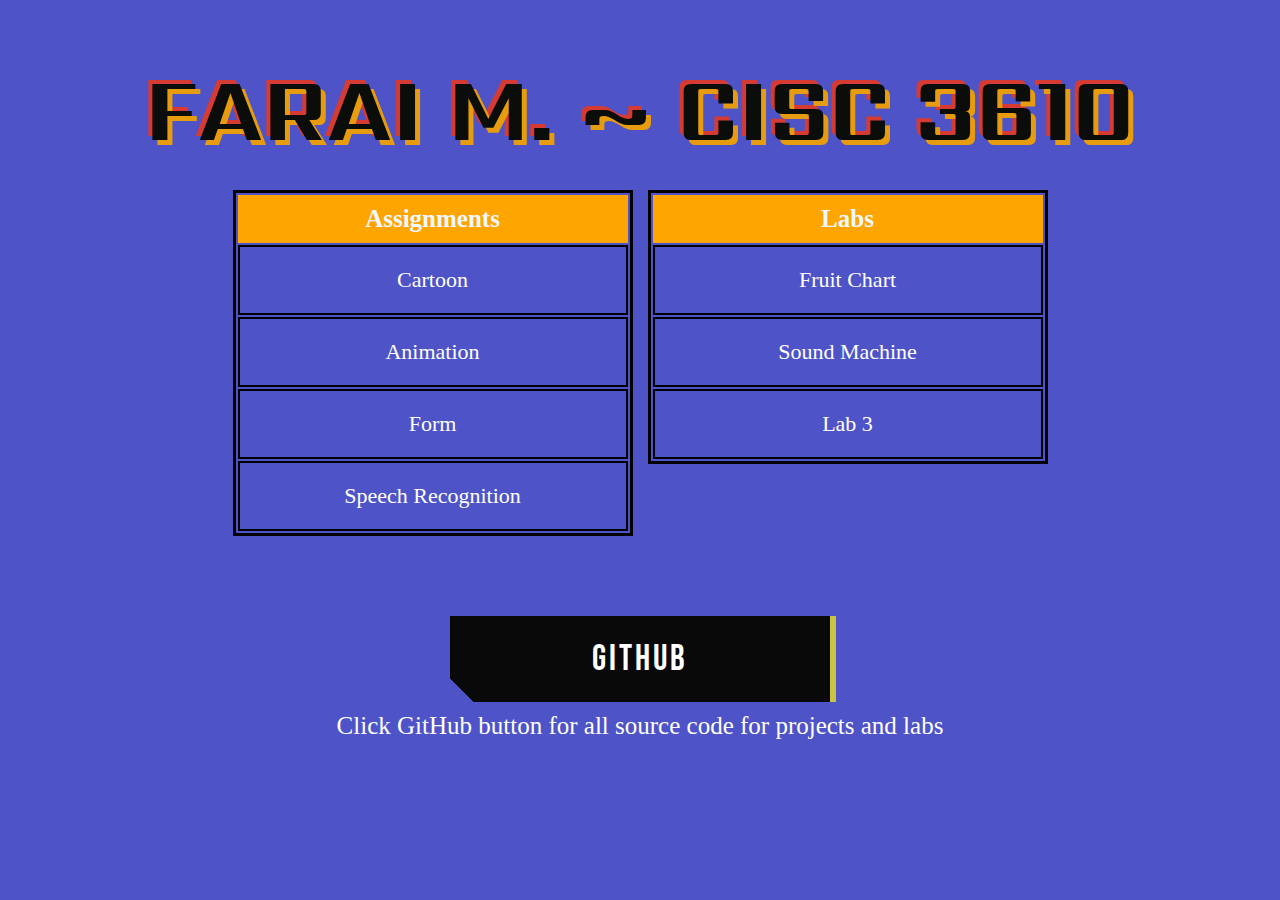
<file: index.html>
<!DOCTYPE html>
<html lang="en">

<head>
    <meta charset="UTF-8">
    <meta http-equiv="X-UA-Compatible" content="IE=edge">
    <meta name="viewport" content="width=device-width, initial-scale=1.0">
    <link rel="preconnect" href="https://fonts.gstatic.com">
    <link href="https://fonts.googleapis.com/css2?family=Bebas+Neue&display=swap" rel="stylesheet">
    <title>Farai Projects</title>
    <link rel="stylesheet" href="style.css" />
</head>

<body>
    <div class="area">
        <ul class="circles">
            <li></li>
            <li></li>
            <li></li>
            <li></li>
            <li></li>
            <li></li>
            <li></li>
            <li></li>
            <li></li>
            <li></li>
        </ul>
    </div>
    <div class="main">
        <header>
            <h1>FARAI M. ~ CISC 3610</h1>
        </header>
        <br>
        <section>
            <div class="assignments">
                <table>
                    <tbody>
                        <tr>
                            <th>Assignments</th>
                        </tr>

                        <tr>
                            <td>
                                <p><a href="Assignments/Cartoon/index.html">Cartoon</a></p>
                            </td>
                        </tr>
                        <tr>
                            <td>
                                <p>
                                    <a href="Assignments/Animation/index.html">Animation</a>
                                </p>
                            </td>
                        </tr>
                        <tr>
                            <td>
                                <p>
                                    <a href="Assignments/Form/index.html">Form</a>
                                </p>
                            </td>
                        </tr>
                        <tr>
                            <td>
                                <p>
                                    <a href="#">Speech Recognition</a>
                                </p>
                            </td>
                        </tr>
                    </tbody>
                </table>
            </div>
            <!-- Labs -->
            <div class="labs">
                <table>
                    <tbody>
                        <tr>
                            <th>Labs</th>
                        </tr>
                        <tr>
                            <td>
                                <p><a href="Labs/FruitChart/index.html">Fruit Chart</a></p>
                            </td>
                        </tr>
                        <tr>
                            <td>
                                <p>
                                    <a href="Labs/SoundMachine/index.html">Sound Machine</a>
                                </p>
                            </td>
                        </tr>
                        <tr>
                            <td>
                                <p>
                                    <a href="">Lab 3</a>
                                </p>
                            </td>
                        </tr>
                    </tbody>
                </table>
            </div>
        </section>
        <div class="footer">
            <button><a href="https://github.com/FaraiMajor/Farai-cisc3610" target="_blank">GitHub</a></button>
            <p>Click GitHub button for all source code for projects and labs</p>
        </div>
    </div>
</body>

</html>
</file>
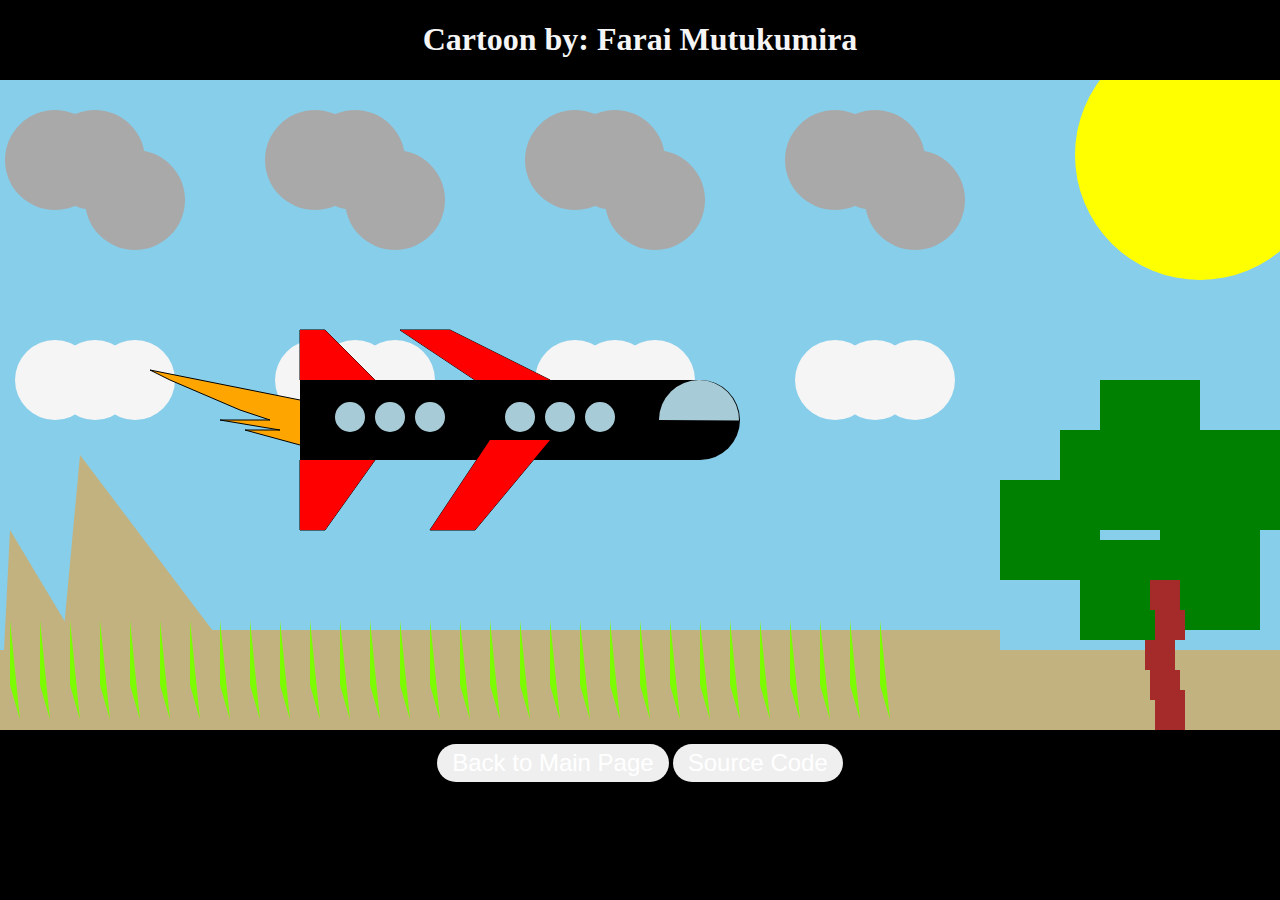
<file: Assignments/Cartoon/index.html>
<!DOCTYPE html>
<html lang="en">

<head>
    <meta charset="UTF-8">
    <meta http-equiv="X-UA-Compatible" content="IE=edge">
    <meta name="viewport" content="width=device-width, initial-scale=1.0">
    <Link rel="stylesheet" href="style.css" />
    <title>Cartoon Farai</title>
</head>

<body onLoad="drawCanvas();" style="margin: 0;"></body>
<h1 style="text-align: center;"> Cartoon by: Farai Mutukumira </h1>


<canvas id="canvas" width="1440" height="650"></canvas>
<center>
    <div id="bottom">
        <button class="btn"><a href="https://faraimajor.github.io/Farai-cisc3610/">Back to Main Page</a></button>
        <button class="btn"><a href="https://github.com/FaraiMajor/Farai-cisc3610/tree/main/Assignments/Cartoon">Source Code</a></button>
    </div>
</center>
<script src="script.js "></script>
</body>


</html>
</file>
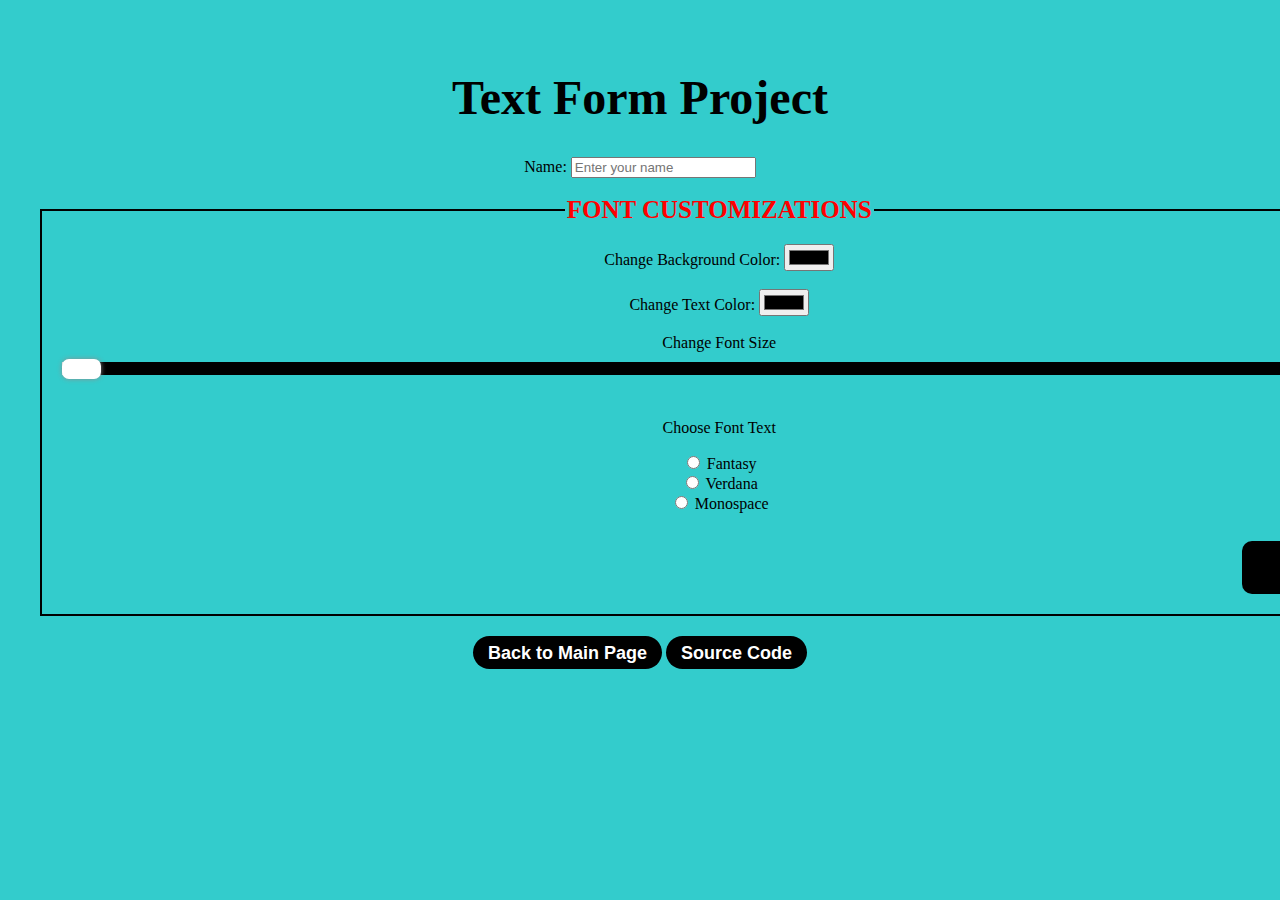
<file: Assignments/Form/index.html>
<!DOCTYPE html>

<head>
    <meta charset="UTF-8">
    <meta http-equiv="X-UA-Compatible" content="IE=edge">
    <meta name="viewport" content="width=device-width, initial-scale=1.0">
    <title>Text Form Project</title>
    <link rel="stylesheet" href="style.css">
</head>

<body>

    <h1>Text Form Project</h1>
    <form>
        <div>

            <label>Name: </label>
            <input id="name" type="text" name="name" placeholder="Enter your name"><br><br>

            <fieldset>
                <legend> FONT CUSTOMIZATIONS </legend>
                <label>Change background color:</label>
                <input id="backgroundColor" type="color" name="backgroundColor"><br><br>

                <label>Change text color:</label>
                <input id="textColor" type="color" name="textcolor"><br><br>

                <label> Change Font Size</label>
                <input id="size" type="range" name="size" min="12" max="48" value="12" onchange="changeSize()"><br><br>

                <p>Choose Font Text</p>
                <input type="radio" id="radio" name="fronttext" value="Fantasy" onclick="changeFont(this)">
                <label for="Fantasy">Fantasy</label><br>
                <input type="radio" id="radio" name="fronttext" value="Verdana" onclick="changeFont(this)">
                <label for="Verdana">Verdana</label><br>
                <input type="radio" id="radio" name="fronttext" value="Monospace" onclick="changeFont(this)">
                <label for="Monospace">Monospace</label><br><br>

                <button id="resetbtn" type="button" onclick="reset()">Reset</button>
            </fieldset>
            <div id="bottom">
                <button class="btn"><a href="https://faraimajor.github.io/Farai-cisc3610/">Back to Main Page</a></button>
                <button class="btn"><a href="https://github.com/FaraiMajor/Farai-cisc3610/tree/main/Assignments/Form">Source Code</a></button>
            </div>
        </div>
    </form>
    <script src="script.js"></script>

</body>

</html>
</file>
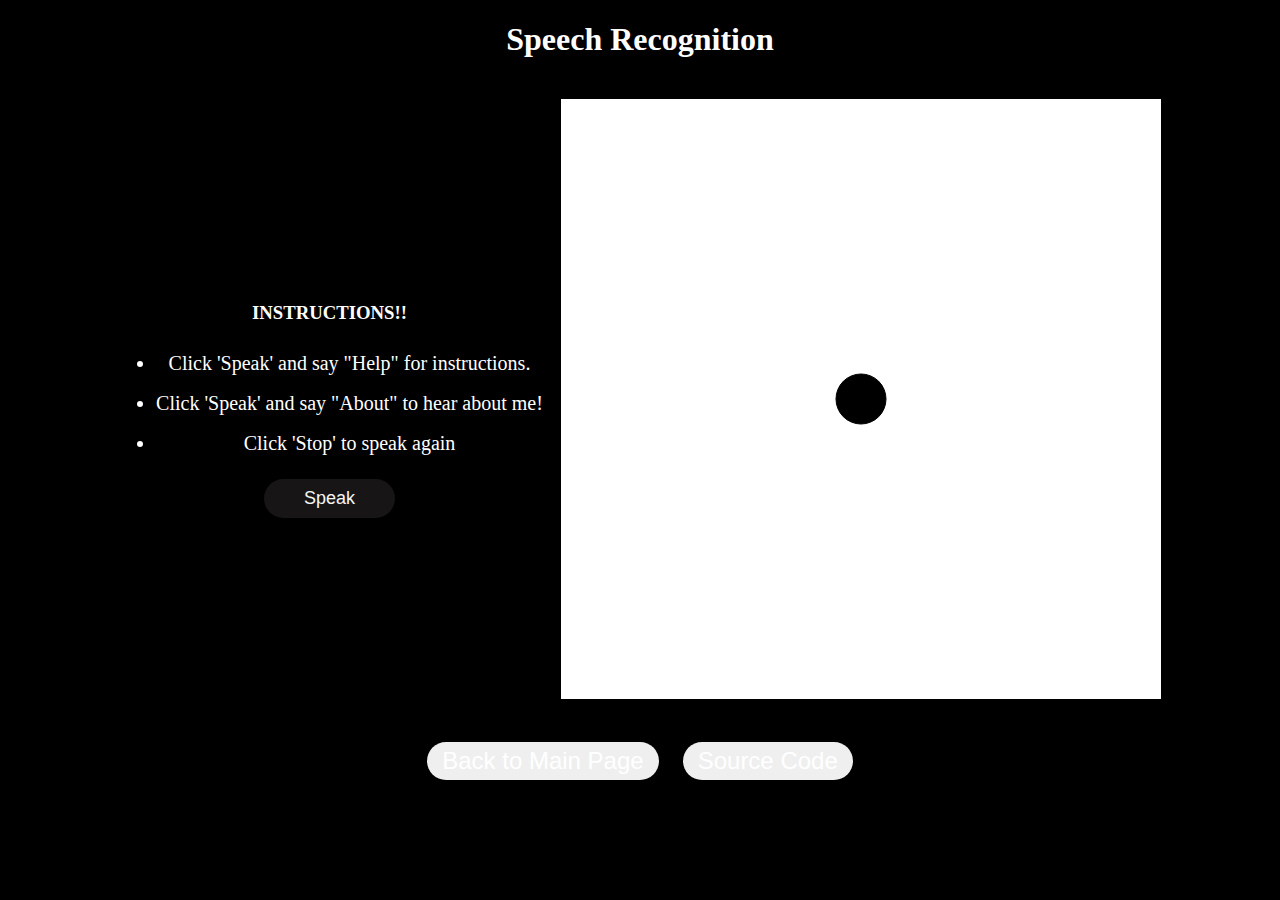
<file: Assignments/VoiceRecognition/index.html>
<!DOCTYPE html>
<html lang="en">

<head>
    <meta charset="UTF-8">
    <meta http-equiv="X-UA-Compatible" content="IE=edge">
    <meta name="viewport" content="width=device-width, initial-scale=1.0">
    <link rel="stylesheet" href="style.css" />
    <title>Speech Recognition</title>
</head>

<body>
    <h1>Speech Recognition</h1>
    <div class="game">
        <center>
            <h3>INSTRUCTIONS!!</h3>
            <ul>
                <li>Click 'Speak' and say "Help" for instructions.</li>
                <li>Click 'Speak' and say "About" to hear about me!</li>
                <li>Click 'Stop' to speak again</li>
            </ul>
            <button id="speakBtn" class="btn" type="button" onclick="speakMessage();">Speak</button> </br>
        </center>
        <p class="canvas">
            <canvas id="mycanvas" width="600" height="600"></canvas>
        </p>

    </div>
    <center>
        <div id="bottom">
            <button class="btn"><a href="https://faraimajor.github.io/Farai-cisc3610/">Back to Main Page</a></button>
            <button class="btn"><a href="https://github.com/FaraiMajor/Farai-cisc3610/tree/main/Assignments/VoiceRecognition">Source Code</a></button>
        </div>
    </center>
    <script src="script.js"></script>
</body>

</html>
</file>
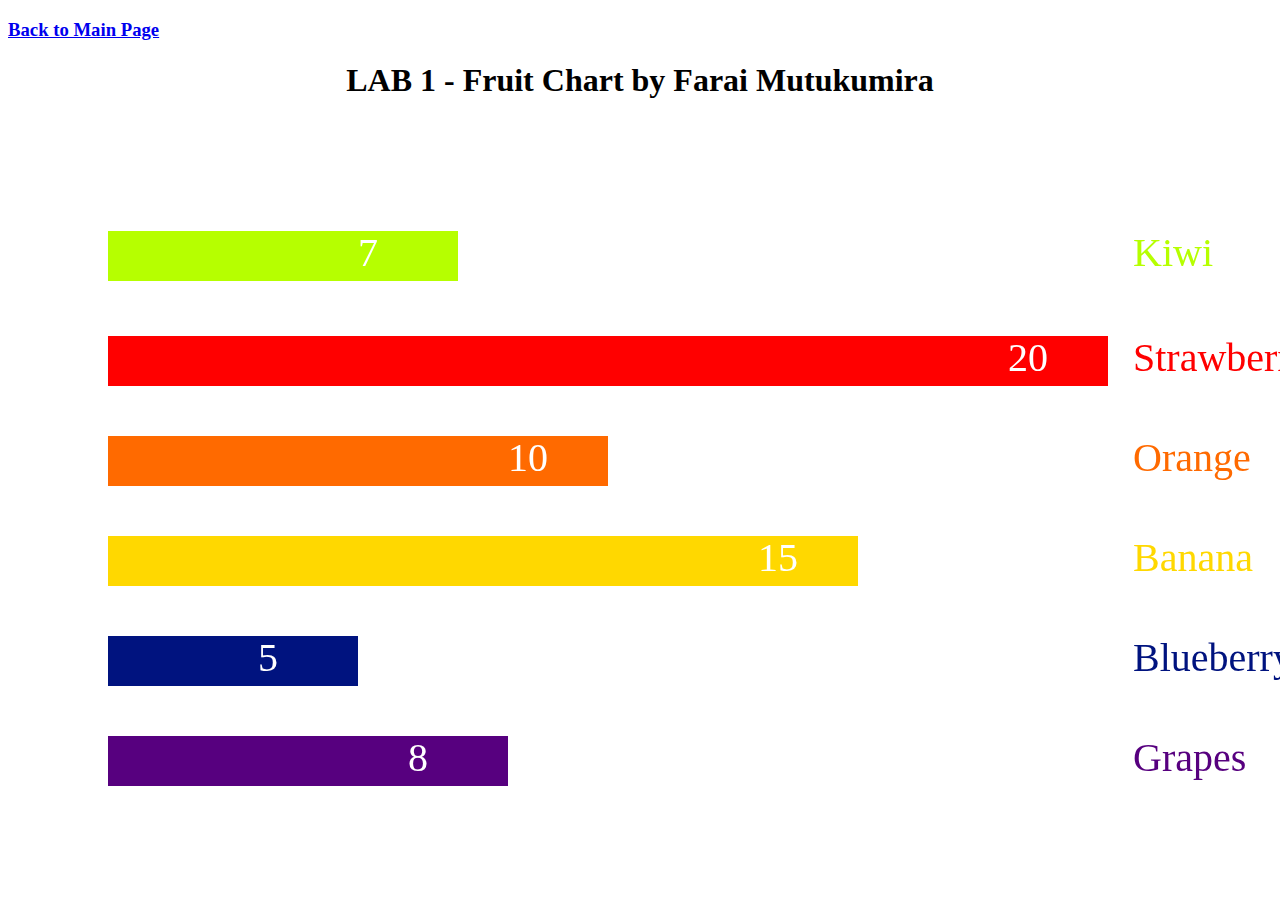
<file: Labs/FruitChart/index.html>
<!DOCTYPE html>
<html lang="en">

<head>
    <meta charset="UTF-8">
    <meta http-equiv="X-UA-Compatible" content="IE=edge">
    <meta name="viewport" content="width=device-width, initial-scale=1.0">
    <title>Farai - Lab1</title>

</head>

<body onload="drawRectangles();">
    <h3> <a href="https://faraimajor.github.io/Farai-cisc3610/"> Back to Main Page </a></h3>
    <h1 style="text-align: center"> LAB 1 - Fruit Chart by Farai Mutukumira </h1>

    <canvas id="canvas" width="1450" height="700" style="border: 2px solid #000000 background = black" ; "> </canvas>
    <script src="script.js "></script>

</body>

</html>
</file>
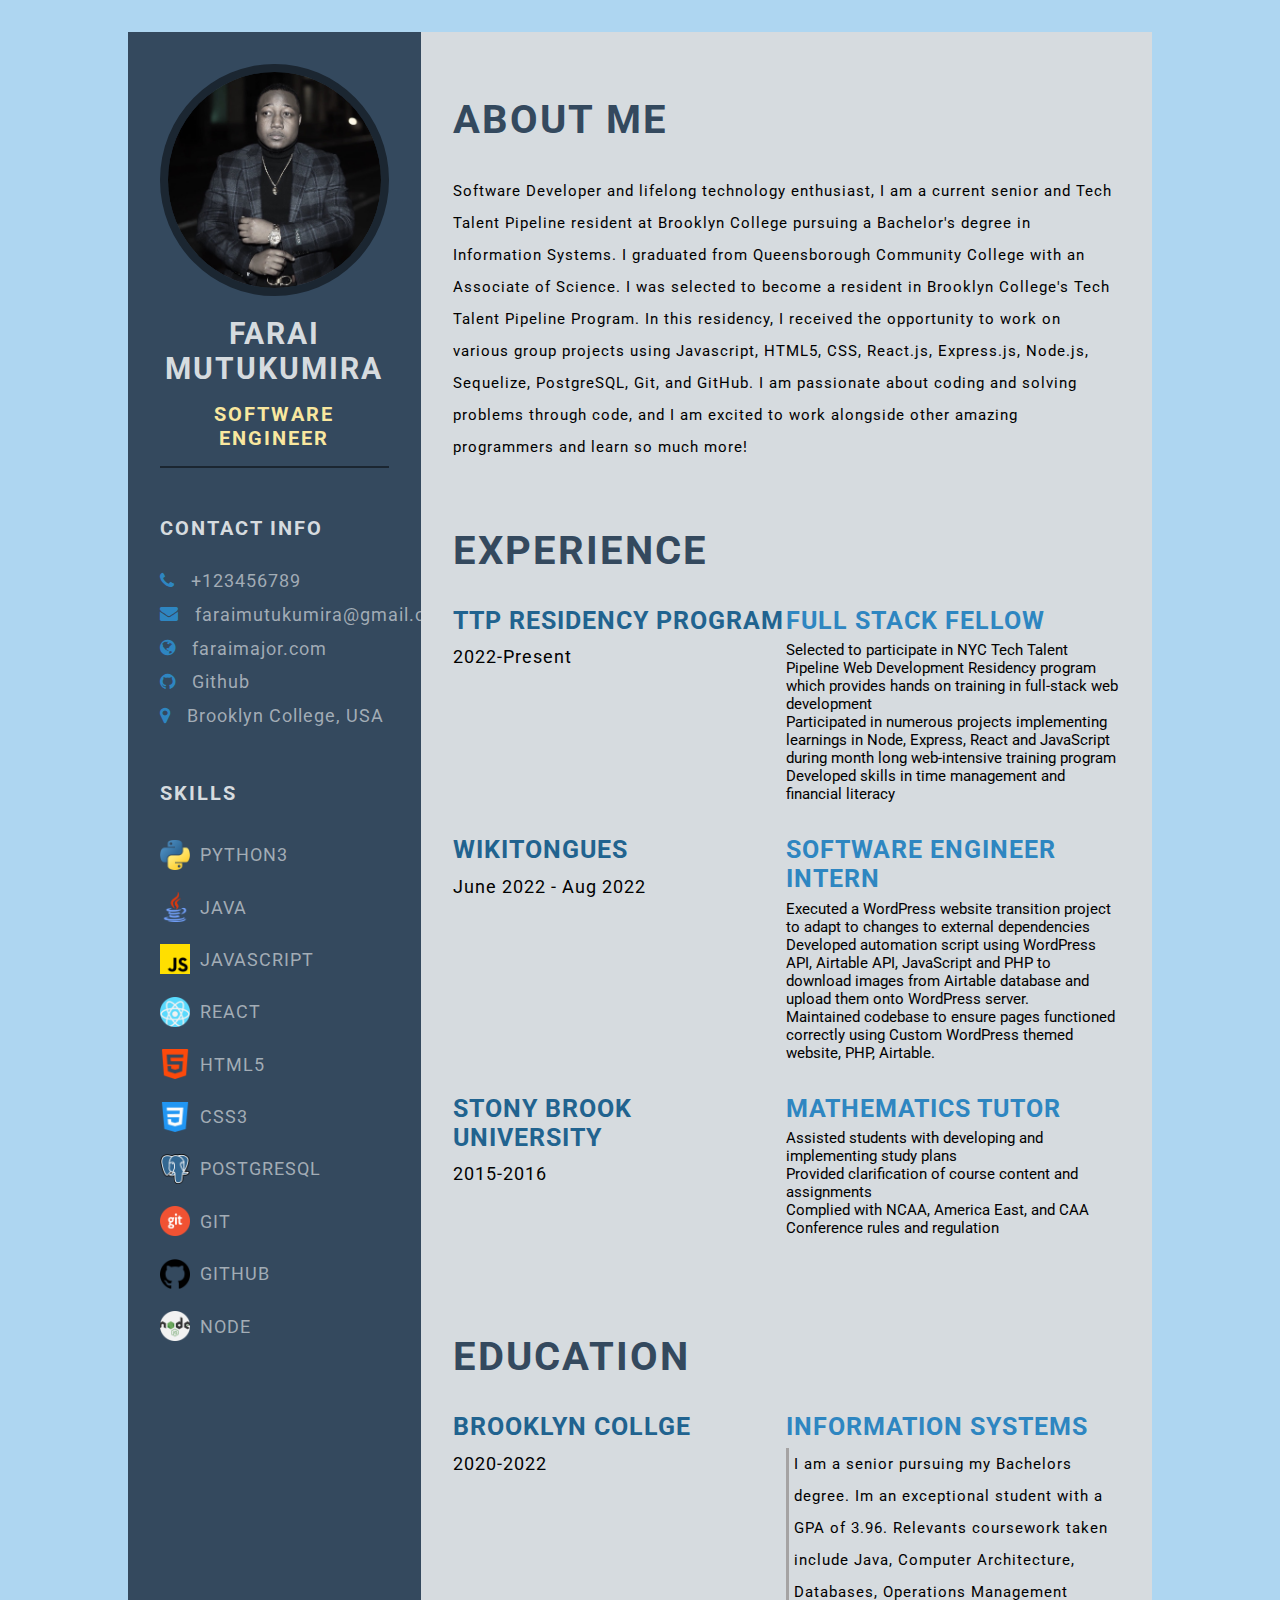
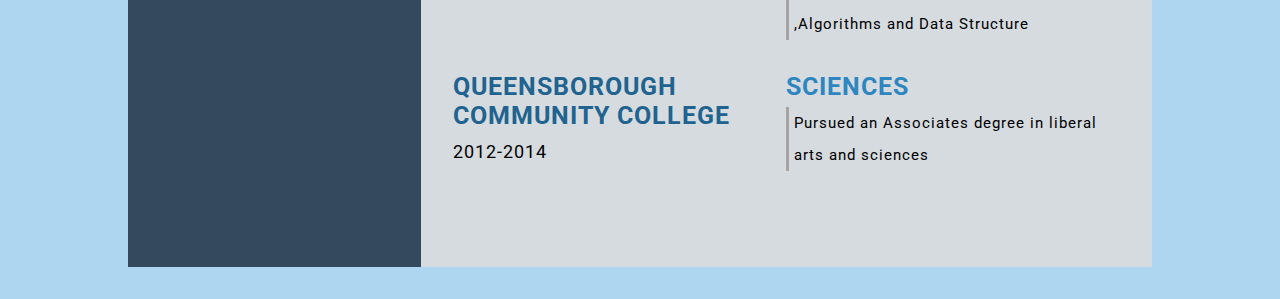
<file: Labs/Resume/index.html>
<!DOCTYPE html>
<html lang="en">

<head>
    <meta charset="UTF-8">
    <meta http-equiv="X-UA-Compatible" content="IE=edge">
    <meta name="viewport" content="width=device-width, initial-scale=1.0">
    <title>HTML & CSS Resume Template</title>

    <!-- Google font  -->
    <link rel="preconnect" href="https://fonts.googleapis.com">
    <link rel="preconnect" href="https://fonts.gstatic.com" crossorigin>
    <link href="https://fonts.googleapis.com/css2?family=Roboto:ital,wght@0,100;0,300;0,400;0,700;1,100;1,300;1,400;1,700&display=swap" rel="stylesheet">

    <!-- font-awesome -->
    <link rel="stylesheet" href="https://cdnjs.cloudflare.com/ajax/libs/font-awesome/4.7.0/css/font-awesome.min.css">

    <!-- Custom CSS -->
    <link rel="stylesheet" href="style.css">
</head>

<body>
    <main class="resume-contents">
        <section class="left-section">
            <div class="left-section-contents">
                <div class="profile">
                    <img class="profile-image" src="assets/farai.jpeg" alt="Profile image">
                    <p class="name">Farai Mutukumira</p>
                    <p class="profession">Software Engineer</p>
                </div>
                <div class="contact-info">
                    <p class="left-title">Contact Info</p>
                    <ul>
                        <li><i class="fa fa-phone"></i>+123456789
                        </li>
                        <li><i class="fa fa-envelope"></i>faraimutukumira@gmail.com
                        </li>
                        <li><i class="fa fa-globe"></i>
                            <a href="https://faraimajor.com/" target="_blank">faraimajor.com</a>
                        </li>
                        <li><i class="fa fa-github">  </i>
                            <a href="https://github.com/FaraiMajor" target="_blank"> Github</a>

                        </li>
                        <li><i class="fa fa-map-marker"></i>Brooklyn College, USA
                        </li>
                    </ul>
                </div>
                <div class="skills">
                    <p class="left-title">Skills</p>
                    <ul>
                        <li>
                            <img src="assets/python1.png" />
                            <p>Python3</p>
                        </li>
                        <li>
                            <img src="assets/java.png" />
                            <p>Java</p>
                        </li>
                        <li>
                            <img src="assets/js.png" />
                            <p>JavaScript</p>
                        </li>
                        <li>
                            <img src="assets/react.png" />
                            <p>React</p>
                        </li>
                        <li>
                            <img src="assets/html-5.png" />
                            <p>HTML5</p>
                        </li>
                        <li>
                            <img src="assets/css-3.png" />
                            <p>CSS3</p>
                        </li>
                        <li>
                            <img src="assets/postgre.png" />
                            <p>PostgreSQL</p>
                        </li>
                        <li>
                            <img src="assets/git.png" />
                            <p>Git</p>
                        </li>
                        <li>
                            <img src="assets/github.png" />
                            <p>GitHub</p>
                        </li>
                        <li>
                            <img src="assets/nodejs.png" />
                            <p>Node</p>
                        </li>
                    </ul>
                </div>
            </div>
        </section>

        <section class="right-section">
            <div class="right-section-contents">
                <section class="about gap">
                    <div class="right-title">About Me</div>
                    <p class="about-me-contents">
                        Software Developer and lifelong technology enthusiast, I am a current senior and Tech Talent Pipeline resident at Brooklyn College pursuing a Bachelor's degree in Information Systems. I graduated from Queensborough Community College with an Associate
                        of Science. I was selected to become a resident in Brooklyn College's Tech Talent Pipeline Program. In this residency, I received the opportunity to work on various group projects using Javascript, HTML5, CSS, React.js, Express.js,
                        Node.js, Sequelize, PostgreSQL, Git, and GitHub. I am passionate about coding and solving problems through code, and I am excited to work alongside other amazing programmers and learn so much more!
                    </p>
                </section>

                <section class="experience gap">
                    <div class="right-title">Experience</div>
                    <div class="experience-contents">
                        <div class="exp-left">
                            <p class="exp-company-name">TTP Residency Program</p>
                            <p class="exp-time-period">2022-Present</p>
                        </div>
                        <div class="exp-right">
                            <p class="exp-position">Full Stack Fellow</p>
                            <p class="exp-desc">
                                <ul>
                                    <li>Selected to participate in NYC Tech Talent Pipeline Web Development Residency program which provides hands on training in full-stack web development</li>
                                    <li>Participated in numerous projects implementing learnings in Node, Express, React and JavaScript during month long web-intensive training program</li>
                                    <li>Developed skills in time management and financial literacy</li>
                                </ul>
                            </p>
                        </div>
                    </div>
                    <div class="experience-contents">
                        <div class="exp-left">
                            <p class="exp-company-name">Wikitongues</p>
                            <p class="exp-time-period">June 2022 - Aug 2022</p>
                        </div>
                        <div class="exp-right">
                            <p class="exp-position">Software Engineer Intern</p>
                            <p class="exp-desc">
                                <ul>
                                    <li>Executed a WordPress website transition project to adapt to changes to external dependencies</li>
                                    <li>Developed automation script using WordPress API, Airtable API, JavaScript and PHP to download images from Airtable database and upload them onto WordPress server.
                                    </li>
                                    <li>Maintained codebase to ensure pages functioned correctly using Custom WordPress themed website, PHP, Airtable. </li>
                                </ul>
                            </p>
                        </div>
                    </div>

                    <div class="experience-contents">
                        <div class="exp-left">
                            <p class="exp-company-name">Stony Brook UniversitY</p>
                            <p class="exp-time-period">2015-2016</p>
                        </div>
                        <div class="exp-right">
                            <p class="exp-position">Mathematics Tutor</p>
                            <p class="exp-desc">
                                <ul>
                                    <li>Assisted students with developing and implementing study plans</li>
                                    <li>Provided clarification of course content and assignments</li>
                                    <li>Complied with NCAA, America East, and CAA Conference rules and regulation</li>
                                </ul>
                            </p>
                        </div>
                    </div>
                </section>

                <section class="education gap">
                    <div class="right-title">Education</div>
                    <div class="education-contents">
                        <div class="education-left">
                            <p class="education-school-name">Brooklyn Collge</p>
                            <p class="educationp-time-period">2020-2022</p>
                        </div>
                        <div class="education-right">
                            <p class="education-subject">Information Systems</p>
                            <p class="education-desc">
                                I am a senior pursuing my Bachelors degree. Im an exceptional student with a GPA of 3.96. Relevants coursework taken include Java, Computer Architecture, Databases, Operations Management ,Algorithms and Data Structure
                            </p>
                        </div>
                    </div>
                    <div class="education-contents">
                        <div class="education-left">
                            <p class="education-school-name">Queensborough Community College</p>
                            <p class="educationp-time-period">2012-2014</p>
                        </div>
                        <div class="education-right">
                            <p class="education-subject">Sciences</p>
                            <p class="education-desc">
                                Pursued an Associates degree in liberal arts and sciences
                            </p>
                        </div>
                    </div>
                </section>
            </div>
        </section>
    </main>
</body>

</html>
</file>
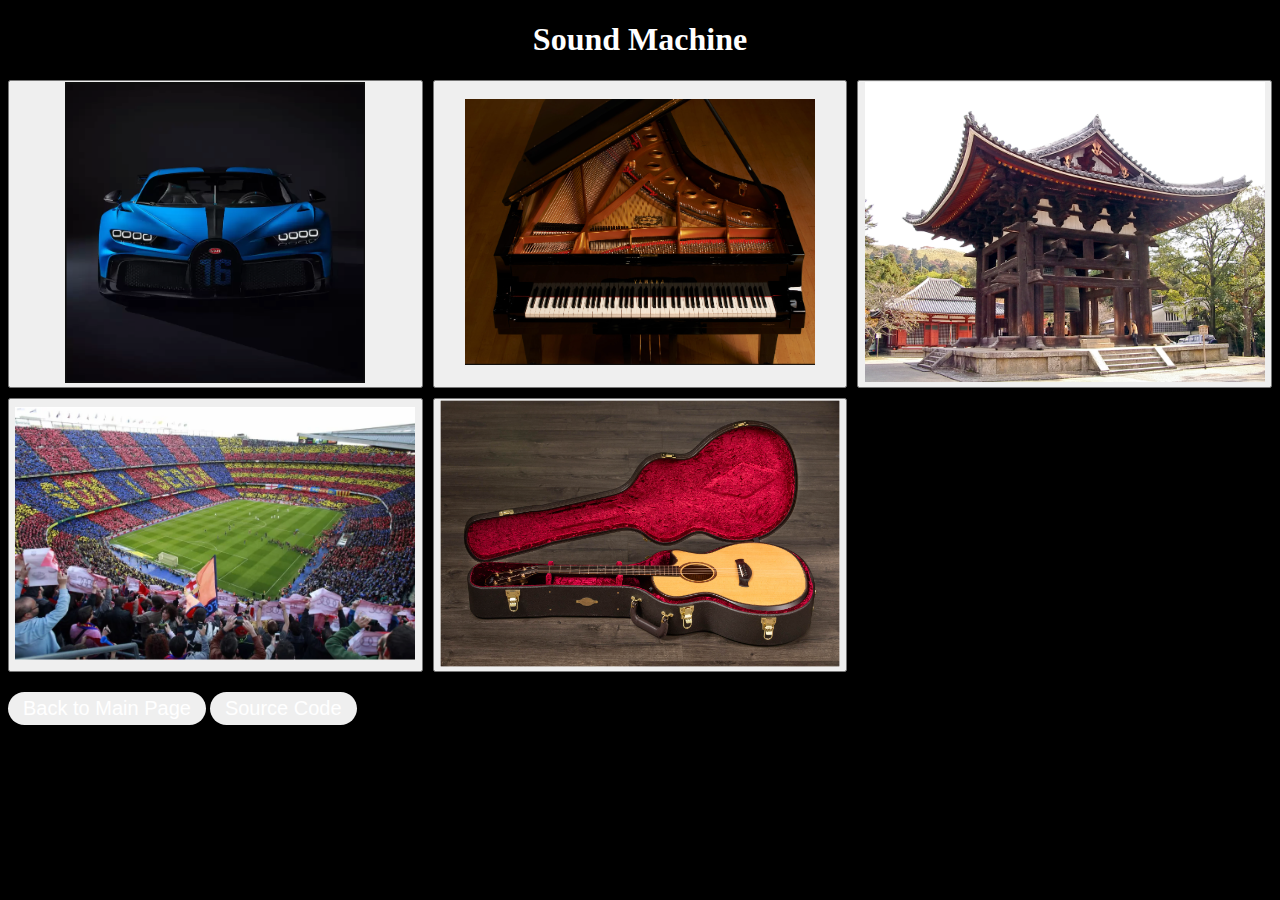
<file: Labs/SoundMachine/index.html>
<!DOCTYPE html>
<html lang="en">

<head>
    <meta charset="UTF-8">
    <meta http-equiv="X-UA-Compatible" content="IE=edge">
    <meta name="viewport" content="width=device-width, initial-scale=1.0">

    <link rel="stylesheet" href="style.css">

    <title>Sound Machine</title>
</head>

<body>
    <h1>Sound Machine</h1>
    <audio id="car">
        <source src="./audio/bugatti.mp3" type="audio/mpeg" />
    </audio>
    <audio id="church">
        <source src="./audio/church.mp3" type="audio/mpeg" />
    </audio>
    <audio id="football">
        <source src="./audio/football.mp3" type="audio/mpeg" />
    </audio>
    <audio id="guitar">
        <source src="./audio/guitar.mp3" type="audio/mpeg" />
    </audio>
    <audio id="piano">
        <source src="./audio/piano.mp3" type="audio/mpeg" />
    </audio>

    <div class="container">
        <button type="button" onclick="playCar()">
            <img class="images" src="./images/bugatti.png" width="300px" alt="Car">
        </button>
        <button type="button" onclick="playPiano()">
            <img class="images" src="./images/piano.png" width="350px" alt="Piano">
        </button>
        <button type="button" onclick="playChurch()">
            <img class="images" src="./images/church.jpg" width="400px" alt="Bell">
        </button>

        <button type="button" onclick="playFootball()">
            <img class="images" src="./images/football.png" width="400px" alt="Football">
        </button>

        <button type="button" onclick="playGuitar()">
            <img class="images" src="./images/guitar.png" width="400px" alt="Guitar">
        </button>
    </div>
    <button class="btn"><a href="https://faraimajor.github.io/Farai-cisc3610/">Back to Main Page</a></button>
    <button class="btn"><a href="https://github.com/FaraiMajor/Farai-cisc3610/tree/main/Assignments/Animation">Source Code</a></button>

    <script src="./script.js"></script>
</body>

</html>
</file>
<file: style.css>
@import url('https://fonts.googleapis.com/css?family=Sarpanch:900');
* {
    margin: 0px;
    padding: 0px;
}

.area {
    background: #4e54c8;
    background: -webkit-linear-gradient(to left, #8f94fb, #4e54c8);
    width: 100%;
    height: 100vh;
}

.circles {
    position: absolute;
    top: 0;
    left: 0;
    width: 100%;
    height: 100%;
    overflow: hidden;
}

.circles li {
    position: absolute;
    display: block;
    list-style: none;
    width: 20px;
    height: 20px;
    background: rgba(255, 255, 255, 0.2);
    animation: animate 25s linear infinite;
    bottom: -150px;
}

.circles li:nth-child(1) {
    left: 25%;
    width: 80px;
    height: 80px;
    animation-delay: 0s;
}

.circles li:nth-child(2) {
    left: 10%;
    width: 20px;
    height: 20px;
    animation-delay: 2s;
    animation-duration: 12s;
}

.circles li:nth-child(3) {
    left: 70%;
    width: 20px;
    height: 20px;
    animation-delay: 4s;
}

.circles li:nth-child(4) {
    left: 40%;
    width: 60px;
    height: 60px;
    animation-delay: 0s;
    animation-duration: 18s;
}

.circles li:nth-child(5) {
    left: 65%;
    width: 20px;
    height: 20px;
    animation-delay: 0s;
}

.circles li:nth-child(6) {
    left: 75%;
    width: 110px;
    height: 110px;
    animation-delay: 3s;
}

.circles li:nth-child(7) {
    left: 35%;
    width: 150px;
    height: 150px;
    animation-delay: 7s;
}

.circles li:nth-child(8) {
    left: 50%;
    width: 25px;
    height: 25px;
    animation-delay: 15s;
    animation-duration: 45s;
}

.circles li:nth-child(9) {
    left: 20%;
    width: 15px;
    height: 15px;
    animation-delay: 2s;
    animation-duration: 35s;
}

.circles li:nth-child(10) {
    left: 85%;
    width: 150px;
    height: 150px;
    animation-delay: 0s;
    animation-duration: 11s;
}

@keyframes animate {
    0% {
        transform: translateY(0) rotate(0deg);
        opacity: 1;
        border-radius: 0;
    }
    100% {
        transform: translateY(-1000px) rotate(720deg);
        opacity: 0;
        border-radius: 50%;
    }
}

.main {
    width: 100%;
    position: absolute;
    top: 5vh;
}

header {
    text-align: center;
}

header h1 {
    margin: 0;
    /* width: 100%; */
    grid-area: text;
    font-family: 'Sarpanch', sans-serif;
    font-size: 10vmin;
    margin: 0;
    color: rgb(11, 13, 11);
    text-shadow: 0.5vmin 0.5vmin 0 #E79C10, -0.5vmin -0.5vmin 0 #D53A33;
}

section {
    display: flex;
    justify-content: center;
}

.assignments {
    margin-right: 15px;
}

table {
    border: 3px solid black;
    width: 400px;
    text-align: center;
}

th {
    background-color: orange;
    color: aliceblue;
    padding: 10px;
    font-size: 25px;
}

td {
    border: 2px solid black;
    text-decoration: none;
    padding: 20px;
}

td a {
    text-decoration: none;
    color: white;
    font-size: 22px;
}

td:hover {
    border: orange 1px solid;
}

.footer {
    display: flex;
    flex-direction: column;
    align-items: center;
    margin-top: 80px;
}

.footer p {
    font-size: 25px;
    color: white;
    margin: 10px;
}

button,
button::after {
    width: 380px;
    height: 86px;
    font-size: 36px;
    font-family: 'Bebas Neue', cursive;
    background: linear-gradient(45deg, transparent 5%, #090909 5%);
    border: 0;
    color: #fff;
    letter-spacing: 3px;
    line-height: 88px;
    box-shadow: 6px 0px 0px #cac441;
    outline: transparent;
    position: relative;
}

button::after {
    --slice-0: inset(50% 50% 50% 50%);
    --slice-1: inset(80% -6px 0 0);
    --slice-2: inset(50% -6px 30% 0);
    --slice-3: inset(10% -6px 85% 0);
    --slice-4: inset(40% -6px 43% 0);
    --slice-5: inset(80% -6px 5% 0);
    content: 'CLICK ME';
    display: block;
    position: absolute;
    top: 0;
    left: 0;
    right: 0;
    bottom: 0;
    background: linear-gradient(45deg, transparent 3%, #00E6F6 3%, #00E6F6 5%, #FF013C 5%);
    text-shadow: -3px -3px 0px #F8F005, 3px 3px 0px #00E6F6;
    clip-path: var(--slice-0);
}

button:hover::after {
    animation: 1.5s glitch;
    animation-timing-function: steps(2, end);
}

@keyframes glitch {
    0% {
        clip-path: var(--slice-1);
        transform: translate(-20px, -10px);
    }
    10% {
        clip-path: var(--slice-3);
        transform: translate(10px, 10px);
    }
    20% {
        clip-path: var(--slice-1);
        transform: translate(-10px, 10px);
    }
    30% {
        clip-path: var(--slice-3);
        transform: translate(0px, 5px);
    }
    40% {
        clip-path: var(--slice-2);
        transform: translate(-5px, 0px);
    }
    50% {
        clip-path: var(--slice-3);
        transform: translate(5px, 0px);
    }
    60% {
        clip-path: var(--slice-4);
        transform: translate(5px, 10px);
    }
    70% {
        clip-path: var(--slice-2);
        transform: translate(-10px, 10px);
    }
    80% {
        clip-path: var(--slice-5);
        transform: translate(20px, -10px);
    }
    90% {
        clip-path: var(--slice-1);
        transform: translate(-10px, 0px);
    }
    100% {
        clip-path: var(--slice-1);
        transform: translate(0);
    }
}

button a {
    text-decoration: none;
    color: white;
}
</file>
<file: Assignments/Cartoon/style.css>
body {
    background-color: black;
    margin: 0;
    padding: 0;
}

h1 {
    color: whitesmoke;
}

button a {
    text-decoration: none;
    font-size: larger;
    color: white;
}

.btn {
    display: inline;
    justify-content: space-between;
    -webkit-border-radius: 60px;
    border-radius: 60px;
    border: none;
    color: #eeeeee;
    cursor: pointer;
    font-size: 20px;
    padding: 5px 15px;
    text-align: center;
    text-decoration: none;
    margin-top: 10px;
}

@keyframes glowing {
    0% {
        background-color: rgb(198, 156, 56);
        box-shadow: 0 0 5px rgb(198, 156, 56);
    }
    50% {
        background-color: rgb(198, 156, 56);
        box-shadow: 0 0 20px rgb(198, 156, 56);
    }
    100% {
        background-color: rgb(198, 156, 56);
        box-shadow: 0 0 5px rgb(198, 156, 56);
    }
}

.btn {
    animation: glowing 1300ms infinite;
}
</file>
<file: Assignments/Form/style.css>
@keyframes color {
    0% {
        background: #33CCCC;
    }
    20% {
        background: #33CC36;
    }
    40% {
        background: #B8CC33;
    }
    60% {
        background: #FCCA00;
    }
    80% {
        background: #33CC36;
    }
    100% {
        background: #33CCCC;
    }
}

body {
    background: #33CCCC;
    /* Fallback */
    animation: color 9s infinite linear;
    text-align: center;
    padding: 2em;
}

h1 {
    font-size: 3rem;
}

input[type=range] {
    -webkit-appearance: none;
    margin: 10px 0;
    width: 100%;
}

input[type=range]:focus {
    outline: none;
}

input[type=range]::-webkit-slider-runnable-track {
    width: 100%;
    height: 12.8px;
    cursor: pointer;
    animate: 0.2s;
    box-shadow: 0px 0px 0px #000000, 0px 0px 0px #0d0d0d;
    background: black;
    border-radius: 25px;
    border: 0px solid #000101;
}

input[type=range]::-webkit-slider-thumb {
    box-shadow: 0px 0px 0px #000000, 0px 0px 0px #0d0d0d;
    border: 0px solid #000000;
    height: 20px;
    width: 39px;
    border-radius: 7px;
    background: #fff;
    cursor: pointer;
    box-shadow: 0px 0px 5px rgb(143, 143, 143);
    -webkit-appearance: none;
    margin-top: -3.6px;
}

input[type=range]:focus::-webkit-slider-runnable-track {
    background: black;
}

body {
    padding: 30px;
    text-transform: capitalize;
}

button {
    display: flex;
    font-weight: 600;
    background-color: black;
    padding: 10px 15px;
    margin-top: 10px;
    border: none;
    border-radius: 10px;
    color: white;
}

button:hover {
    background-color: rgb(98, 29, 29);
    transition: all ease-in 0.5s;
}

button a {
    text-decoration: none;
    font-size: large;
    color: white;
}

fieldset {
    border: 2.5px solid;
    padding: 20px;
}

.btn {
    display: inline;
    justify-content: space-between;
    -webkit-border-radius: 60px;
    border-radius: 60px;
    border: none;
    color: #eeeeee;
    cursor: pointer;
    font-family: sans-serif;
    font-size: 20px;
    padding: 5px 15px;
    text-align: center;
    text-decoration: none;
    margin-top: 20px;
}

@keyframes glowing {
    0% {
        background-color: red;
        box-shadow: 0 0 5px red;
    }
    50% {
        background-color: red;
        box-shadow: 0 0 20px red;
    }
    100% {
        background-color: red;
        box-shadow: 0 0 5px red;
    }
}

.btn {
    animation: glowing 1300ms infinite;
}

#resetbtn {
    margin-left: 1180px;
    font-size: 20px;
    padding: 15px 40px;
}

legend {
    color: red;
    font-size: 25px;
    font-weight: 600;
}
</file>
<file: Assignments/VoiceRecognition/style.css>
body {
    color: white;
    background-color: black;
}

h1 {
    text-align: center;
}

ul li {
    font-size: 20px;
    line-height: 40px;
}

.game {
    display: flex;
    align-items: center;
    margin: 20px;
    justify-content: center;
}

.canvas {
    margin-left: 15px;
    text-align: center;
}

canvas {
    border: 3px solid black;
    background-color: white;
}

button a {
    text-decoration: none;
    font-size: larger;
    color: white;
}

.btn {
    display: inline;
    justify-content: space-between;
    -webkit-border-radius: 60px;
    border-radius: 60px;
    border: none;
    color: #eeeeee;
    cursor: pointer;
    font-size: 20px;
    padding: 5px 15px;
    text-align: center;
    text-decoration: none;
    margin: 0px 10px;
}

@keyframes glowing {
    0% {
        background-color: rgb(198, 156, 56);
        box-shadow: 0 0 5px rgb(198, 156, 56);
    }
    50% {
        background-color: rgb(198, 156, 56);
        box-shadow: 0 0 20px rgb(198, 156, 56);
    }
    100% {
        background-color: rgb(198, 156, 56);
        box-shadow: 0 0 5px rgb(198, 156, 56);
    }
}

.btn {
    animation: glowing 1300ms infinite;
}

#speakBtn {
    position: relative;
    /* display: block; */
    font-size: large;
    padding: 9px 40px;
    border-radius: 20px;
    background-color: #171515;
    color: whitesmoke;
    border: none;
}

#speakBtn:before {
    content: '';
    position: absolute;
    top: 0;
    left: 0;
    /* border-radius: 50%; */
    background: #d35400;
    transition: .5s;
    transform: scale(.9);
    z-index: -1;
}

#speakBtn:hover:before {
    transform: scale(1.2);
    box-shadow: 0 0 20px #d35400;
    filter: blur(3px);
}

#speakBtn:hover {
    color: #ffa502;
    box-shadow: 0 0 20px #d35400;
    text-shadow: 0 0 20px #d35400;
}
</file>
<file: Labs/Resume/style.css>
* {
    margin: 0;
    padding: 0;
    box-sizing: border-box;
    list-style: none;
    font-family: 'Roboto', sans-serif;
}

body {
    background-color: #AED6F1;
}

.resume-contents {
    min-height: 100vh;
    width: 80%;
    margin: 2rem auto;
    display: grid;
    grid-template-columns: repeat(7, 1fr);
}

.left-section {
    grid-column: span 2;
    height: 100%;
    background-color: #34495E;
}

.right-section {
    grid-column: span 5;
    height: 100%;
    background-color: #D6DBDF;
}

.left-section-contents {
    padding: 2rem 2rem;
}

.profile {
    width: 100%;
    border-bottom: 2px solid #1B2631;
}

.profile .profile-image {
    width: 100%;
    border-radius: 50%;
    border: 8px solid #1B2631;
}

.name {
    color: #D6DBDF;
    font-size: 30px;
    letter-spacing: 2px;
    text-transform: uppercase;
    text-align: center;
    font-weight: bold;
    padding: 1rem 0;
}

.profession {
    color: #F9E79F;
    font-size: 20px;
    text-transform: uppercase;
    text-align: center;
    letter-spacing: 2px;
    font-weight: bold;
    padding-bottom: 1rem;
}


/* .contact-info { border-bottom: 2px solid #1B2631; } */

.left-title {
    color: #D6DBDF;
    font-size: 20px;
    letter-spacing: 2px;
    text-transform: uppercase;
    font-weight: bold;
    display: flex;
    align-items: center;
    padding-top: 3rem;
}

.contact-info ul {
    padding-top: 1.5rem;
}

.contact-info a {
    color: #d6dbdfaf;
    text-decoration: none;
}

.contact-info ul li,
.references ul li {
    padding: .4rem 0;
    display: flex;
    align-items: center;
    color: #d6dbdfaf;
    letter-spacing: 1px;
    font-size: 18px;
}

.contact-info ul li i,
.references ul li i {
    padding-right: 1rem;
    font-size: 18px;
    color: #2E86C1;
}

.skills ul {
    padding-top: 1.5rem;
}

.skills ul li {
    padding: .7rem 0;
    color: #d6dbdfaf;
    font-size: 18px;
    letter-spacing: 1px;
    display: flex;
    align-items: center;
    text-transform: uppercase;
}

.skills img {
    margin-right: 10px;
    width: 30px;
}

.referance-name {
    padding-top: 1.5rem;
    padding-bottom: .4rem;
    font-size: 18px;
    color: #F9E79F;
    letter-spacing: 1px;
    text-transform: uppercase;
}

.referance-profession {
    font-size: 16px;
    color: #d6dbdfaf;
    letter-spacing: 1px;
    /* text-transform: uppercase; */
    padding-bottom: .4rem;
}

.right-section-contents {
    padding: 2rem 2rem;
}

.right-title {
    color: #34495E;
    font-size: 40px;
    letter-spacing: 2px;
    text-transform: uppercase;
    font-weight: bold;
    display: flex;
    align-items: center;
    padding: 2rem 0;
    position: relative;
}

.gap {
    padding-bottom: 2rem;
}

.about-me-contents {
    font-size: 15px;
    letter-spacing: 1px;
    line-height: 2rem;
}

.experience-contents,
.education-contents,
.awards-contents {
    display: grid;
    grid-template-columns: repeat(2, 1fr);
    padding-bottom: 2rem;
    font-size: 15px;
}

.exp-company-name,
.education-school-name,
.awards-company-name {
    font-size: 25px;
    font-weight: bold;
    text-transform: uppercase;
    letter-spacing: 1px;
    color: #21638f;
    padding-bottom: .4rem;
}

.exp-time-period,
.educationp-time-period,
.awards-time-period {
    font-size: 18px;
    letter-spacing: 1px;
    line-height: 2rem;
}

.exp-position,
.education-subject,
.awards-name {
    font-size: 25px;
    font-weight: bold;
    text-transform: uppercase;
    letter-spacing: 1px;
    color: #2E86C1;
    padding-bottom: .4rem;
}

.exp-desc,
.education-desc,
.awards-desc {
    font-size: 15px;
    font-size: 15px;
    letter-spacing: 1px;
    line-height: 2rem;
    border-left: 3px solid #a5a3a3;
    padding-left: 5px;
}


/* Media queries */

@media screen and (max-width:780px) {
    .experience-contents,
    .education-contents,
    .awards-contents {
        grid-template-columns: repeat(1, 1fr);
    }
}

@media screen and (max-width:780px) {
    .left-section {
        grid-column: span 3;
    }
    .right-section {
        grid-column: span 4;
    }
}

@media screen and (max-width:1200px) {
    .resume-contents {
        grid-template-columns: repeat(1, 1fr);
    }
}

@media screen and (max-width:390px) {
    .resume-contents {
        width: 100%;
        margin: 0 auto;
    }
    .name {
        font-size: 20px;
    }
    .profession {
        font-size: 18px;
    }
    .left-title {
        font-size: 18px;
    }
    .right-title {
        font-size: 18px;
    }
    .contact-info ul li,
    .references ul li {
        font-size: 12px;
    }
    .contact-info ul li i,
    .references ul li i {
        /* padding-right: 1rem; */
        font-size: 12px;
    }
    .skills ul li p {
        font-size: 12px;
    }
    .about-me-contents {
        font-size: 16px;
        line-height: 1.5rem;
    }
    .exp-company-name,
    .education-school-name,
    .awards-company-name {
        font-size: 18px;
    }
    .exp-time-period,
    .educationp-time-period,
    .awards-time-period {
        font-size: 16px;
    }
    .exp-position,
    .education-subject,
    .awards-name {
        font-size: 18px;
    }
}
</file>
<file: Labs/SoundMachine/style.css>
body {
    background-color: black;
}

h1 {
    color: white;
    text-align: center;
}

.container {
    text-align: center;
    display: grid;
    grid-template-columns: repeat(3, 1fr);
    gap: 10px;
}

button {
    margin: 0;
    padding: 0;
}

container img {
    width: 50px;
}

@media only screen and (max-width: 900px) {
    .instrument {
        height: 450px;
        width: 150px;
    }
}

.btn {
    display: inline;
    justify-content: center;
    -webkit-border-radius: 60px;
    border-radius: 60px;
    border: none;
    color: #eeeeee;
    cursor: pointer;
    font-family: sans-serif;
    font-size: 20px;
    padding: 5px 15px;
    text-align: center;
    text-decoration: none;
    margin-top: 20px;
}

@keyframes glowing {
    0% {
        background-color: #2ba805;
        box-shadow: 0 0 5px #2ba805;
    }
    50% {
        background-color: #49e819;
        box-shadow: 0 0 20px #49e819;
    }
    100% {
        background-color: #2ba805;
        box-shadow: 0 0 5px #2ba805;
    }
}

.btn {
    animation: glowing 1300ms infinite;
}

button a {
    text-decoration: none;
    color: white;
}
</file>
